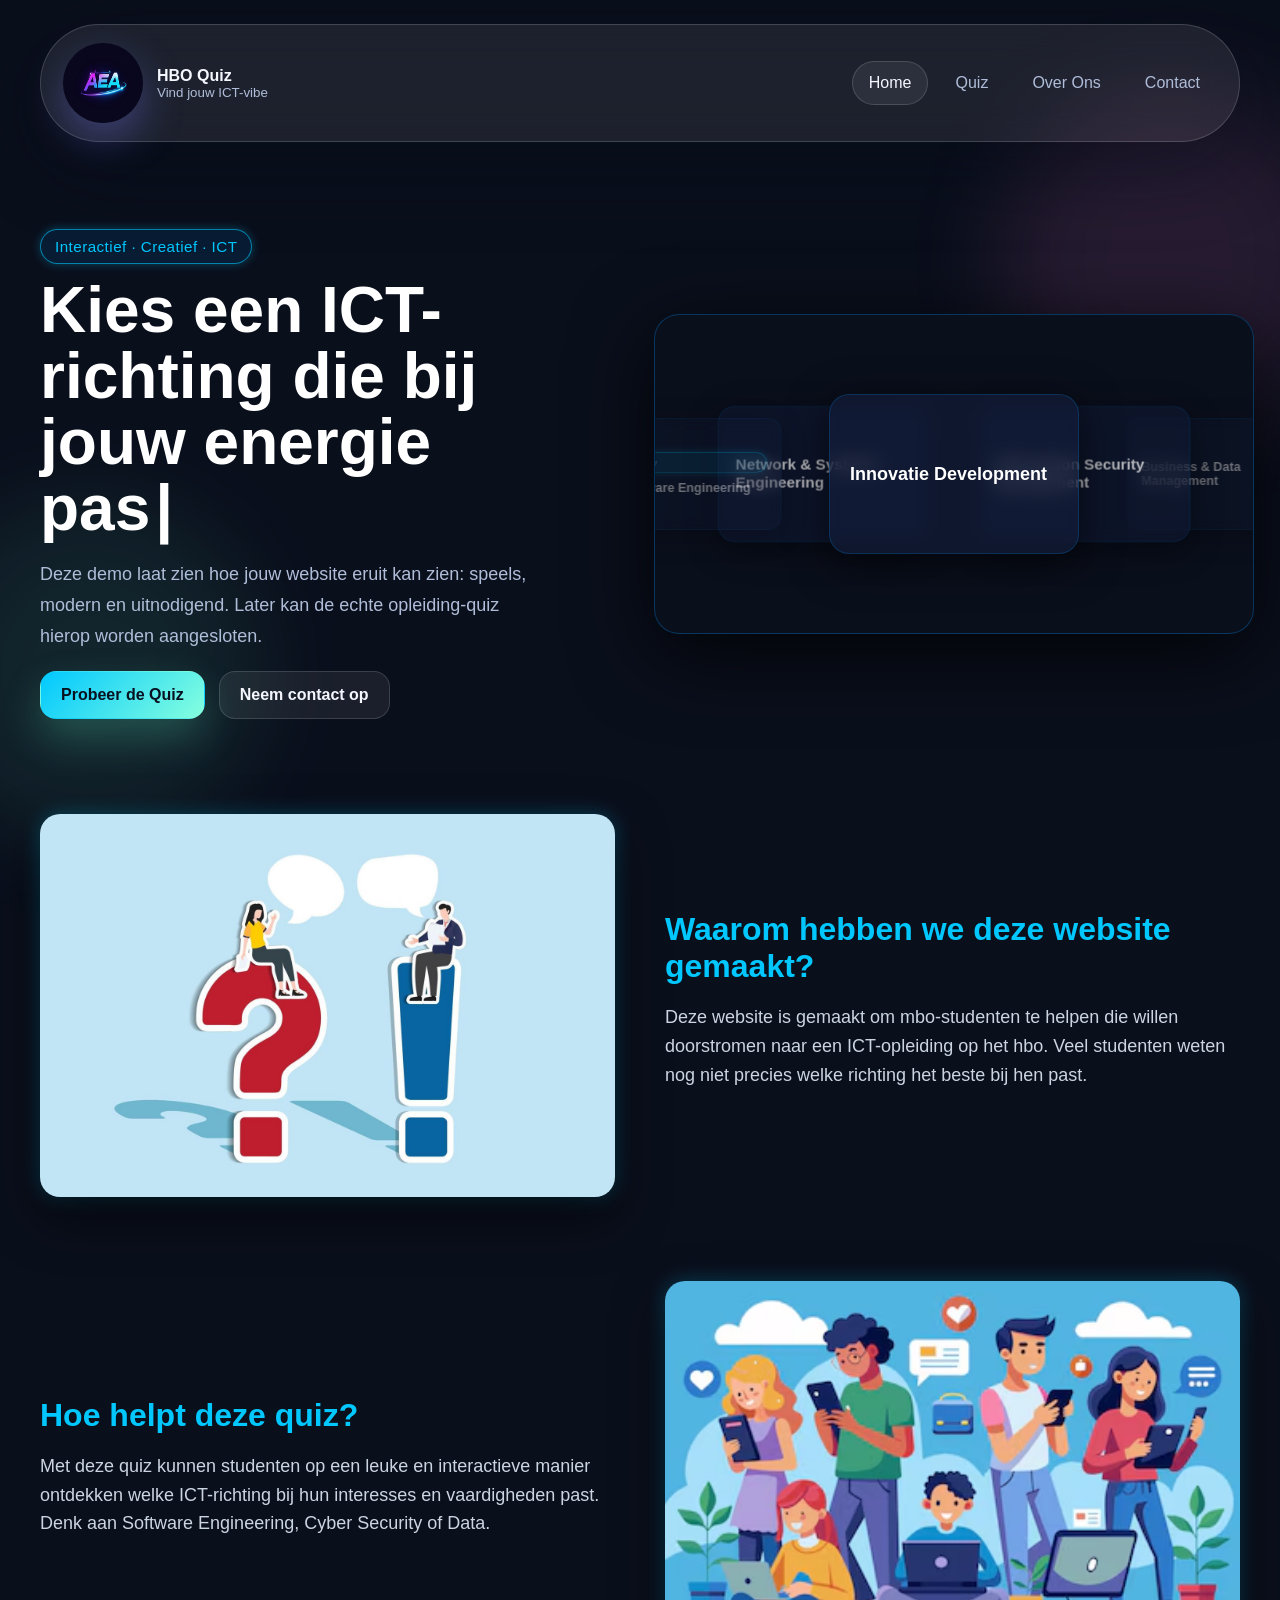
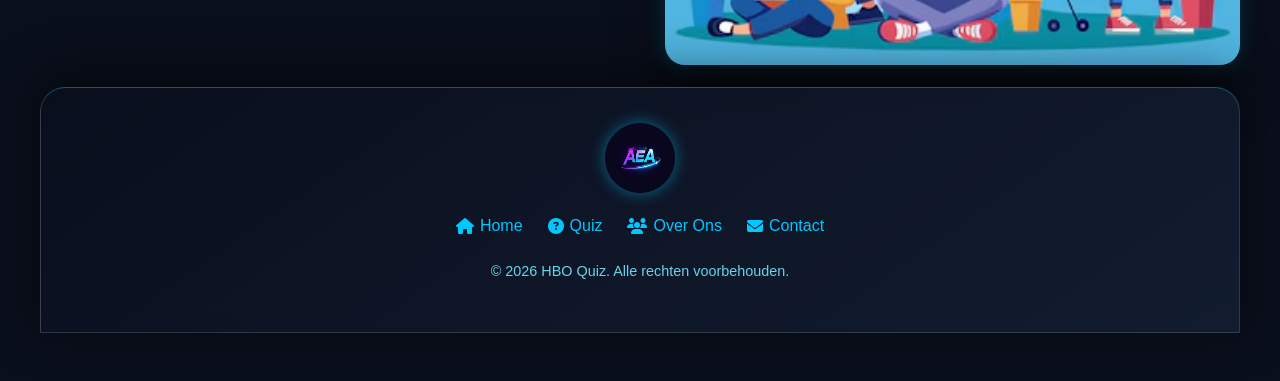
<file: index.html>
<!DOCTYPE html>
<html lang="nl">

<head>
  <meta charset="UTF-8" />
  <meta name="viewport" content="width=device-width, initial-scale=1.0" />
  <title>HBO Quiz | Ontdek jouw ICT-match</title>
  <meta name="description"
    content="Een speelse demo-website voor een interactieve ICT-quiz met home, quiz en contactpagina." />
  <link rel="preconnect" href="https://fonts.googleapis.com" />
  <link rel="preconnect" href="https://fonts.gstatic.com" crossorigin />
  <link href="https://fonts.googleapis.com/css2?family=Inter:wght@400;500;600;700;800&display=swap" rel="stylesheet" />
  <link rel="stylesheet" href="style.css" />
  <link rel="stylesheet" href="https://cdnjs.cloudflare.com/ajax/libs/font-awesome/6.5.0/css/all.min.css">

</head>

<body data-page="home">
  <div class="page-shell">
    <header class="site-header glass-panel">
      <a class="brand" href="index.html">

        <img src="img/logo.png" class="brand-mark" alt="" style="width: 80px; height: 80px; border-radius: 50%;">


        <span>
          <strong>HBO Quiz</strong>
          <small>Vind jouw ICT-vibe</small>
        </span>
      </a>

      <button class="menu-toggle" type="button" aria-label="Open menu">
        <span></span>
        <span></span>
        <span></span>
      </button>

      <nav class="site-nav">
        <a class="active" href="index.html">Home</a>
        <a href="quiz.html">Quiz</a>
        <a href="about.html">Over Ons</a>
        <a href="contact.html">Contact</a>
      </nav>
    </header>

    <main>
      <section class="hero section-grid">
        <div class="hero-copy">
          <span class="eyebrow reveal">Interactief · Creatief · ICT</span>

          <h1 class="title interactive-text">
            <span>Kies</span>
            <span>een</span>
            <span class="highlight">ICT-richting</span>
            <span>die</span>
            <span>bij</span>
            <span>jouw</span>
            <span>energie</span>
            <span>past.</span>
          </h1>

          <p class="reveal delay">
            Deze demo laat zien hoe jouw website eruit kan zien: speels,
            modern en uitnodigend. Later kan de echte opleiding-quiz hierop
            worden aangesloten.
          </p>

          <div class="hero-actions reveal delay-2">
            <a class="button button-primary">Probeer de Quiz</a>
            <a class="button button-secondary">Neem contact op</a>
          </div>
        </div>

        <div class="hero-box">
          <div class="card-stack">

            <div class="card pos-2">
              <span class="chip1">Nieuw</span>
              <h2>Software Engineering</h2>
            </div>

            <div class="card pos-1">
              <h2>Network & Systems Engineering</h2>
            </div>

            <div class="card pos-0">
              <h2>Innovatie Development</h2>
            </div>

            <div class="card pos-3">
              <h2>Information Security Management</h2>
            </div>

            <div class="card pos-4">
              <h2>Business & Data Management</h2>
            </div>

          </div>
        </div>


      </section>

      <!-- SECTION 1 -->
      <section class="about section-grid">

        <div class="about-image">
          <img src="img/ict.jpg" alt="ICT studenten">
        </div>

        <div class="about-content">
          <h2>Waarom hebben we deze website gemaakt?</h2>

          <p>
            Deze website is gemaakt om mbo-studenten te helpen die willen doorstromen
            naar een ICT-opleiding op het hbo. Veel studenten weten nog niet precies
            welke richting het beste bij hen past.
          </p>
        </div>

      </section>

      <!-- SECTION 2 -->
      <section class="about section-grid reverse">

        <div class="about-image">
          <img src="img/ict2.jpg" alt="ICT richting kiezen">
        </div>

        <div class="about-content">
          <h2>Hoe helpt deze quiz?</h2>

          <p>
            Met deze quiz kunnen studenten op een leuke en interactieve manier
            ontdekken welke ICT-richting bij hun interesses en vaardigheden past.
            Denk aan Software Engineering, Cyber Security of Data.
          </p>

        </div>

      </section>


      <script src="script.js"></script>
</body>
<br>
<footer class="site-footer glass-panel">
  <div class="footer-content">
    <!-- Logo bovenaan -->
    <div class="footer-logo">
      <a href="index.html" class="brand">
        <img src="img/logo.png" class="brand-mark" alt="HBO Quiz Logo">
      </a>
    </div>

    <!-- Navigatie in het midden -->
    <nav class="footer-nav">
      <a href="index.html"><i class="fas fa-home"></i> Home</a>
      <a href="quiz.html"><i class="fas fa-question-circle"></i> Quiz</a>
      <a href="about-us.html"><i class="fas fa-users"></i> Over Ons</a>
      <a href="contact.html"><i class="fas fa-envelope"></i> Contact</a>
    </nav>

    <!-- Copyright onderaan -->
    <p class="footer-copy">&copy; 2026 HBO Quiz. Alle rechten voorbehouden.</p>
  </div>
</footer>




</html>
</file>
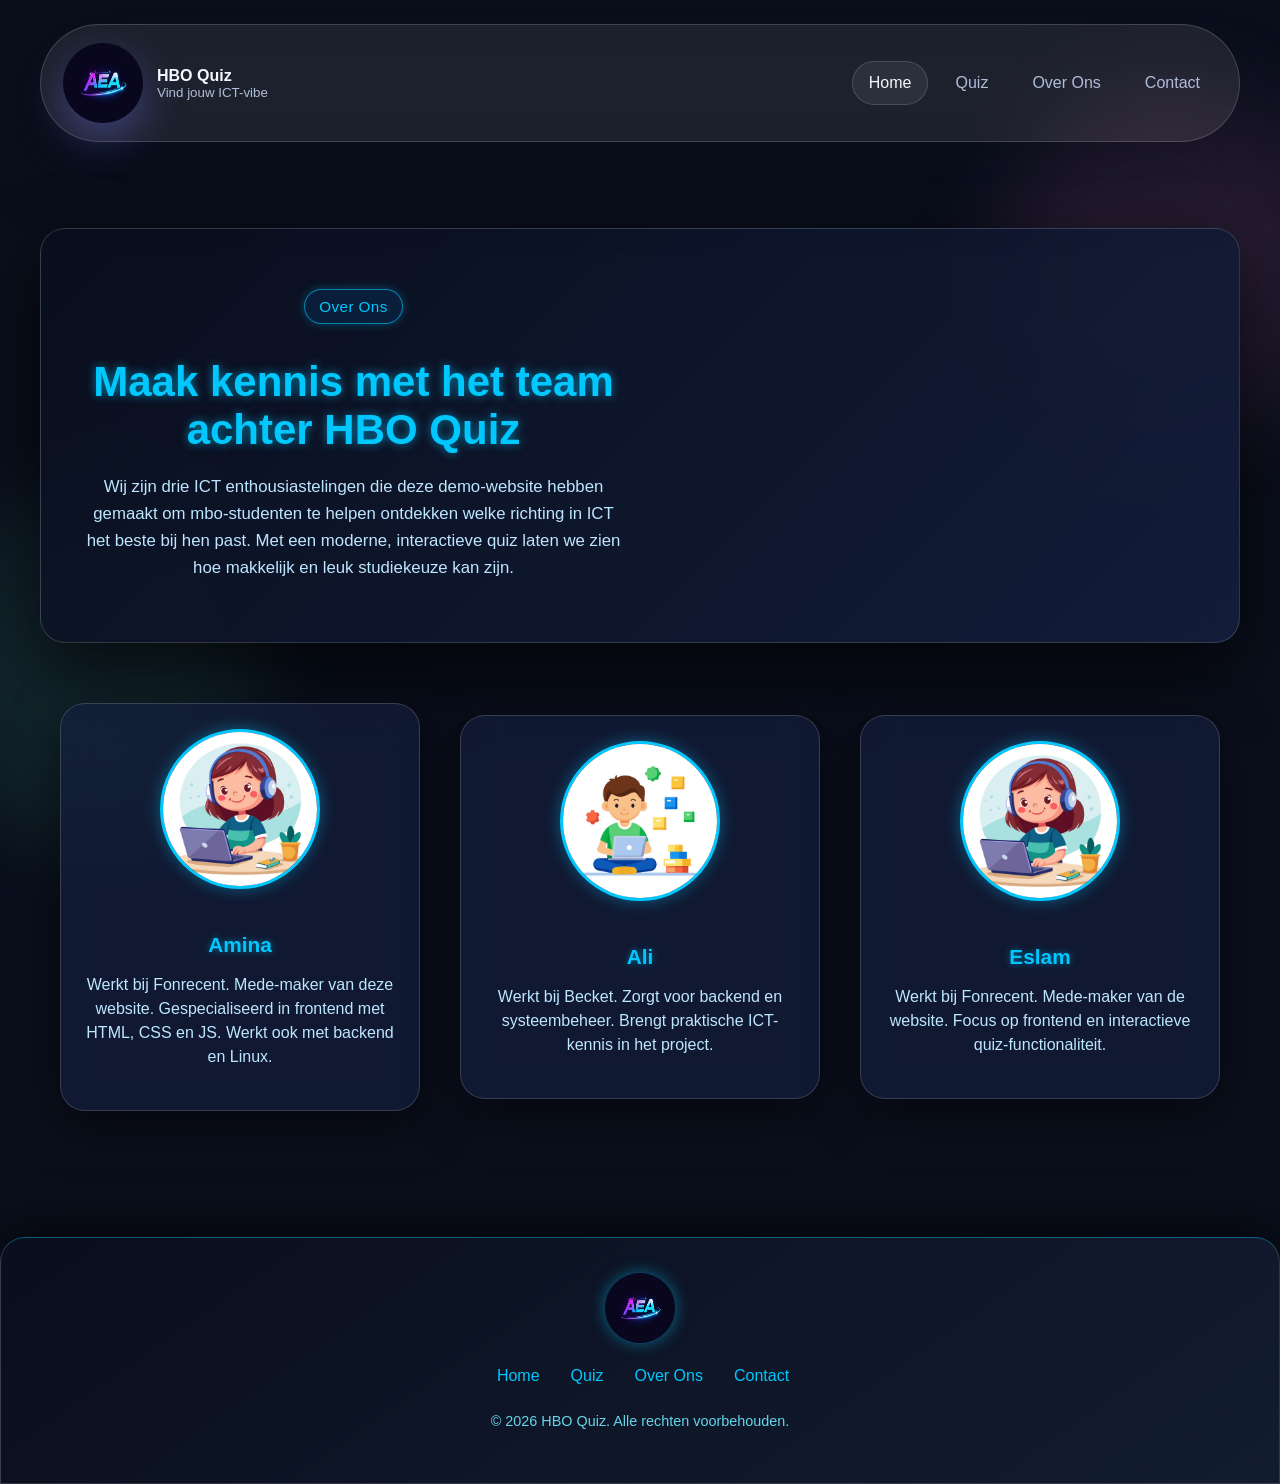
<file: about.html>
<!DOCTYPE html>
<html lang="nl">

<head>
    <meta charset="UTF-8" />
    <meta name="viewport" content="width=device-width, initial-scale=1.0" />
    <title>About Us | HBO Quiz</title>
    <meta name="description" content="Ontdek wie er achter de HBO Quiz demo-website zitten." />
    <link rel="stylesheet" href="style.css" />
</head>

<body data-page="about">
    <div class="page-shell">
        <header class="site-header glass-panel">
            <a class="brand" href="index.html">
                <img src="img/logo.png" class="brand-mark" alt=""
                    style="width: 80px; height: 80px; border-radius: 50%;">
                <span>
                    <strong>HBO Quiz</strong>
                    <small>Vind jouw ICT-vibe</small>
                </span>
            </a>

            <button class="menu-toggle" type="button" aria-label="Open menu">
                <span></span>
                <span></span>
                <span></span>
            </button>

            <nav class="site-nav">
                <a class="active" href="index.html">Home</a>
                <a href="quiz.html">Quiz</a>
                <a href="about.html">Over Ons</a>
                <a href="contact.html">Contact</a>
            </nav>
        </header>


        <main>
            <!-- Hero / Intro -->
            <section class="about-hero glass-panel section-grid">
                <div class="about-hero-text">
                    <span class="eyebrow">Over Ons</span>
                    <h1>Maak kennis met het team achter HBO Quiz</h1>
                    <p>
                        Wij zijn drie ICT enthousiastelingen die deze demo-website hebben gemaakt om mbo-studenten te
                        helpen
                        ontdekken welke richting in ICT het beste bij hen past. Met een moderne, interactieve quiz laten
                        we zien
                        hoe makkelijk en leuk studiekeuze kan zijn.
                    </p>
                </div>
            </section>

            <!-- Team Members -->
            <section class="team section-grid">
                <!-- Amina -->
                <div class="team-card glass-panel">
                    <img src="img/amina.jpg" alt="Amina" />
                    <h3>Amina</h3>
                    <p>
                        Werkt bij Fonrecent. Mede-maker van deze website. Gespecialiseerd in frontend met HTML, CSS en
                        JS.
                        Werkt ook met backend en Linux.
                    </p>
                </div>

                <!-- Ali -->
                <div class="team-card glass-panel">
                    <img src="img/ali.jpg" alt="Ali" />
                    <h3>Ali</h3>
                    <p>
                        Werkt bij Becket. Zorgt voor backend en systeembeheer. Brengt praktische ICT-kennis in het
                        project.
                    </p>
                </div>

                <!-- Eslam -->
                <div class="team-card glass-panel">
                    <img src="img/amina.jpg" alt="Eslam" />
                    <h3>Eslam</h3>
                    <p>
                        Werkt bij Fonrecent. Mede-maker van de website. Focus op frontend en interactieve
                        quiz-functionaliteit.
                    </p>
                </div>
            </section>
        </main>
    </div>
</body>
<br>
<footer class="site-footer glass-panel">
  <div class="footer-content">
    <!-- Logo bovenaan -->
    <div class="footer-logo">
      <a href="index.html" class="brand">
        <img src="img/logo.png" class="brand-mark" alt="HBO Quiz Logo">
      </a>
    </div>

    <!-- Navigatie in het midden -->
    <nav class="footer-nav">
      <a href="index.html"><i class="fas fa-home"></i> Home</a>
      <a href="quiz.html"><i class="fas fa-question-circle"></i> Quiz</a>
      <a href="about-us.html"><i class="fas fa-users"></i> Over Ons</a>
      <a href="contact.html"><i class="fas fa-envelope"></i> Contact</a>
    </nav>

    <!-- Copyright onderaan -->
    <p class="footer-copy">&copy; 2026 HBO Quiz. Alle rechten voorbehouden.</p>
  </div>
</footer>


</html>
</file>
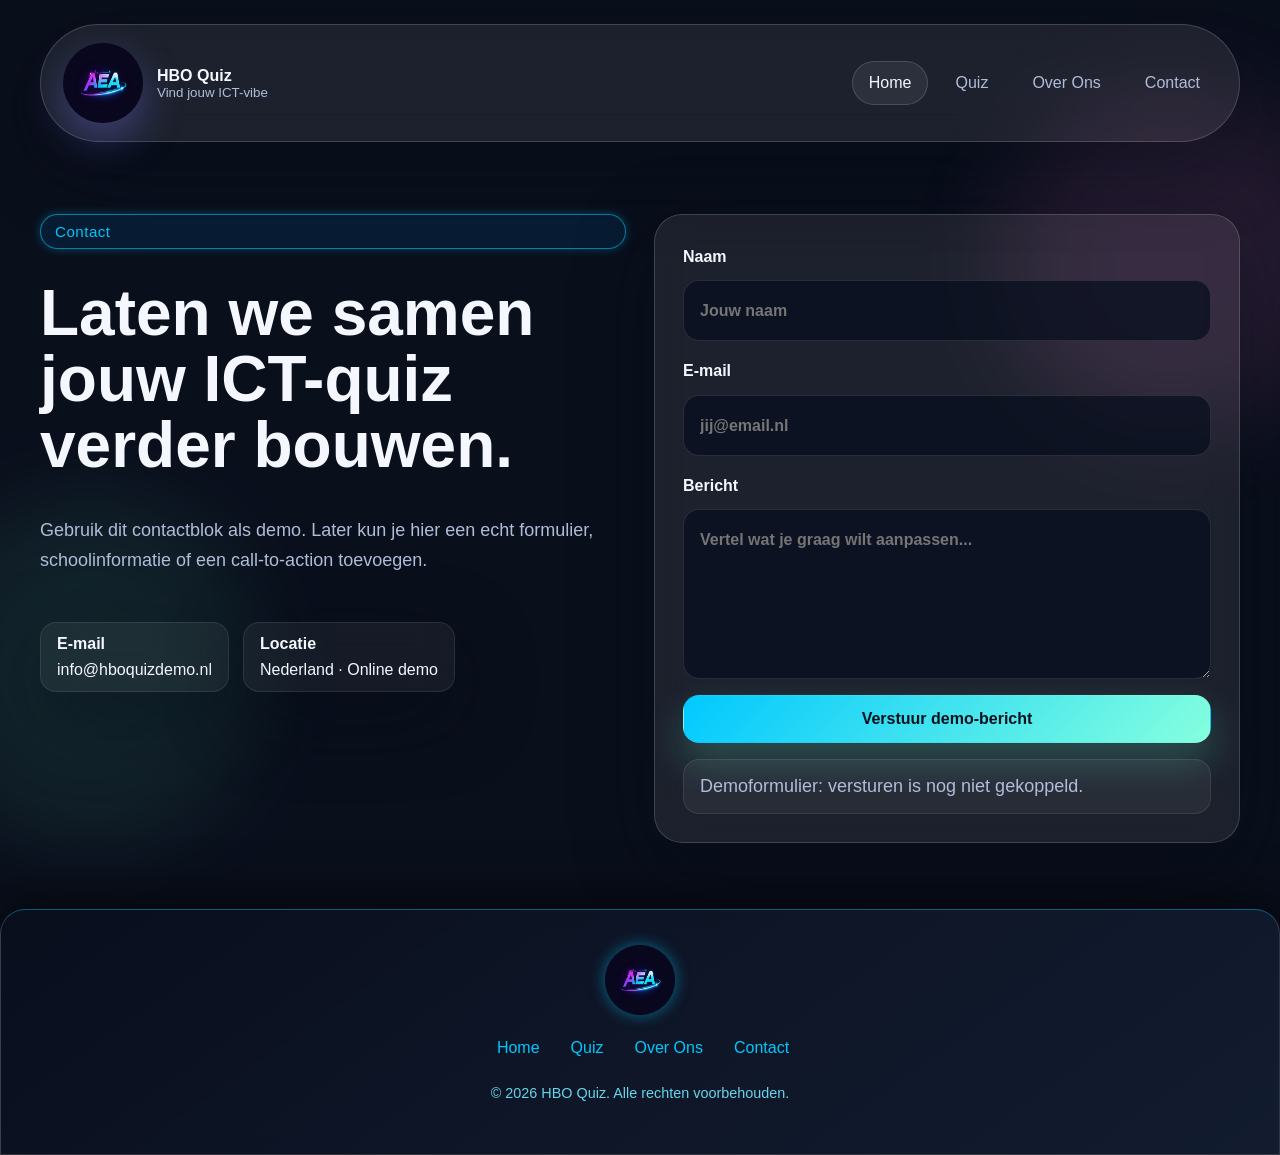
<file: contact.html>
<!DOCTYPE html>
<html lang="nl">

<head>
  <meta charset="UTF-8" />
  <meta name="viewport" content="width=device-width, initial-scale=1.0" />
  <title>Contact | HBO Quiz</title>
  <meta name="description" content="Contactpagina voor de interactieve HBO Quiz demo-website." />
  <link rel="preconnect" href="https://fonts.googleapis.com" />
  <link rel="preconnect" href="https://fonts.gstatic.com" crossorigin />
  <link href="https://fonts.googleapis.com/css2?family=Inter:wght@400;500;600;700;800&display=swap" rel="stylesheet" />
  <link rel="stylesheet" href="style.css" />
</head>

<body data-page="contact">
  <div class="page-shell">
    <header class="site-header glass-panel">
      <a class="brand" href="index.html">
        <img src="img/logo.png" class="brand-mark" alt="" style="width: 80px; height: 80px; border-radius: 50%;">
        <span>
          <strong>HBO Quiz</strong>
          <small>Vind jouw ICT-vibe</small>
        </span>
      </a>

      <button class="menu-toggle" type="button" aria-label="Open menu">
        <span></span>
        <span></span>
        <span></span>
      </button>

      <nav class="site-nav">
        <a class="active" href="index.html">Home</a>
        <a href="quiz.html">Quiz</a>
        <a href="about.html">Over Ons</a>
        <a href="contact.html">Contact</a>
      </nav>
    </header>

    <main>
      <section class="section-grid contact-layout">
        <div class="section-heading">
          <span class="eyebrow">Contact</span>
          <h1>Laten we samen jouw ICT-quiz verder bouwen.</h1>
          <p>
            Gebruik dit contactblok als demo. Later kun je hier een echt
            formulier, schoolinformatie of een call-to-action toevoegen.
          </p>
          <div class="contact-highlights">
            <div class="glass-panel mini-card">
              <strong>E-mail</strong>
              <span>info@hboquizdemo.nl</span>
            </div>
            <div class="glass-panel mini-card">
              <strong>Locatie</strong>
              <span>Nederland · Online demo</span>
            </div>
          </div>
        </div>

        <section class="contact-card glass-panel">
          <form class="contact-form">
            <label>
              Naam
              <input type="text" name="naam" placeholder="Jouw naam" />
            </label>
            <label>
              E-mail
              <input type="email" name="email" placeholder="jij@email.nl" />
            </label>
            <label>
              Bericht
              <textarea name="bericht" rows="5" placeholder="Vertel wat je graag wilt aanpassen..."></textarea>
            </label>
            <button class="button button-primary" type="submit">Verstuur demo-bericht</button>
            <p class="form-note">Demoformulier: versturen is nog niet gekoppeld.</p>
          </form>
        </section>
      </section>
    </main>
  </div>

  <script src="script.js"></script>
</body>
<br>
<footer class="site-footer glass-panel">
  <div class="footer-content">
    <!-- Logo bovenaan -->
    <div class="footer-logo">
      <a href="index.html" class="brand">
        <img src="img/logo.png" class="brand-mark" alt="HBO Quiz Logo">
      </a>
    </div>

    <!-- Navigatie in het midden -->
    <nav class="footer-nav">
      <a href="index.html"><i class="fas fa-home"></i> Home</a>
      <a href="quiz.html"><i class="fas fa-question-circle"></i> Quiz</a>
      <a href="about-us.html"><i class="fas fa-users"></i> Over Ons</a>
      <a href="contact.html"><i class="fas fa-envelope"></i> Contact</a>
    </nav>

    <!-- Copyright onderaan -->
    <p class="footer-copy">&copy; 2026 HBO Quiz. Alle rechten voorbehouden.</p>
  </div>
</footer>

</html>
</file>
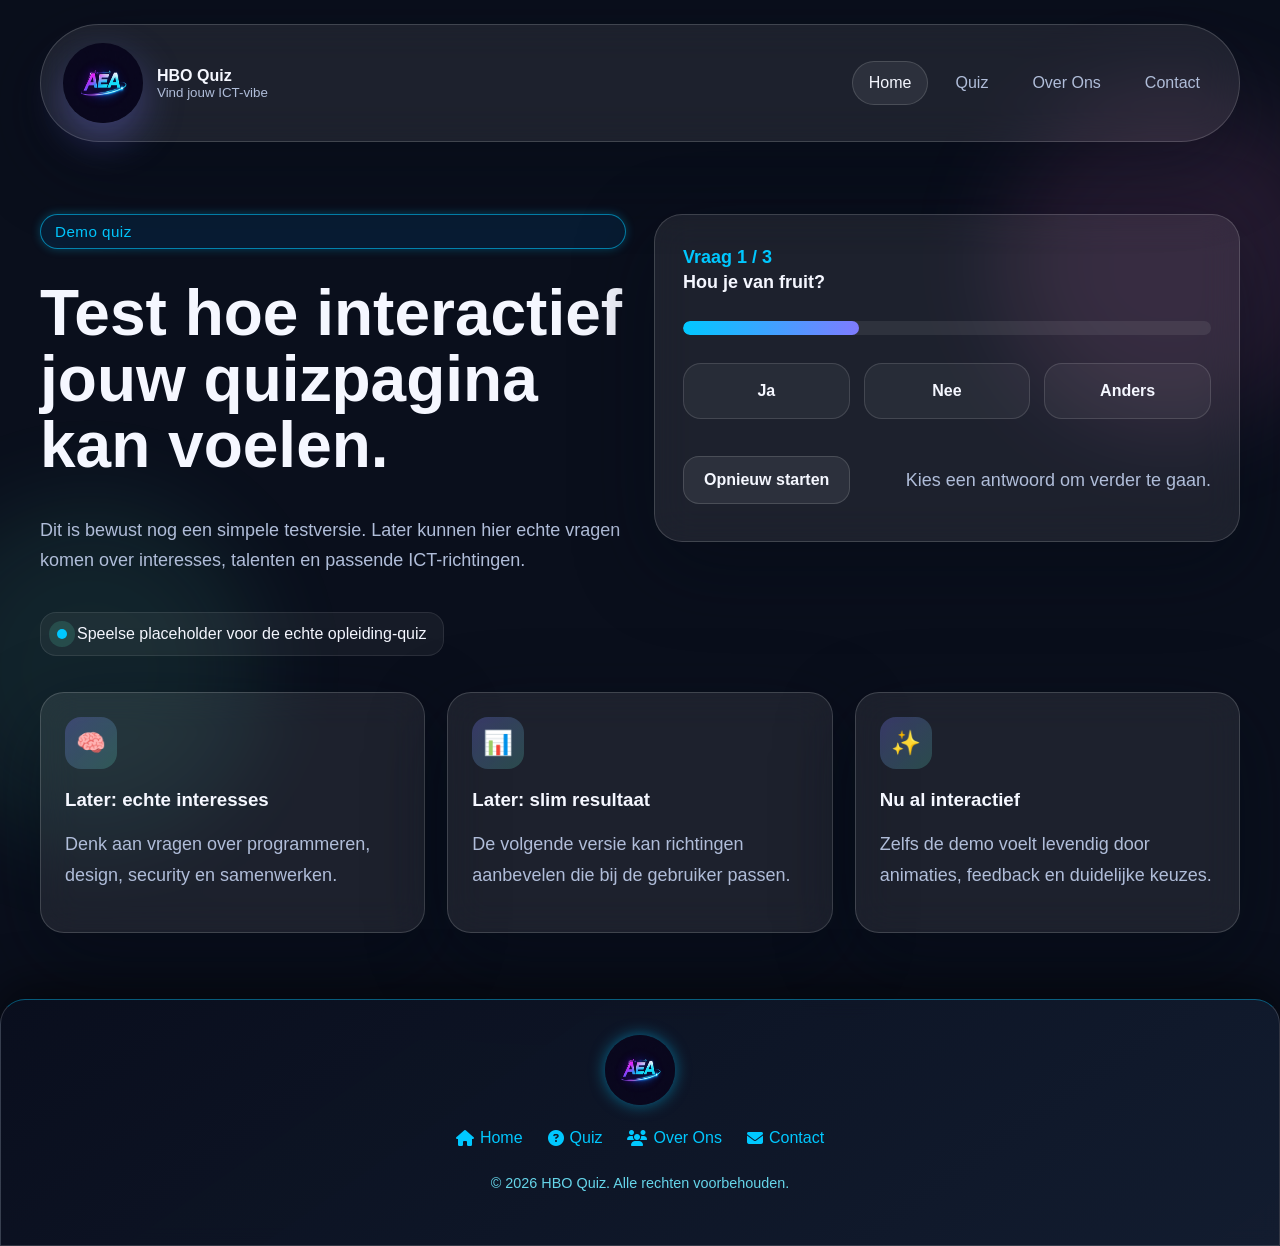
<file: quiz.html>
<!DOCTYPE html>
<html lang="nl">

<head>
  <meta charset="UTF-8" />
  <meta name="viewport" content="width=device-width, initial-scale=1.0" />
  <title>Quiz Demo | HBO Quiz</title>
  <meta name="description"
    content="Testversie van een interactieve quizpagina voor een toekomstige ICT-opleidingenquiz." />
  <link rel="preconnect" href="https://fonts.googleapis.com" />
  <link rel="preconnect" href="https://fonts.gstatic.com" crossorigin />
  <link href="https://fonts.googleapis.com/css2?family=Inter:wght@400;500;600;700;800&display=swap" rel="stylesheet" />
  <link rel="stylesheet" href="style.css" />
  <link rel="stylesheet" href="https://cdnjs.cloudflare.com/ajax/libs/font-awesome/6.5.0/css/all.min.css">

</head>

<body data-page="quiz">
  <div class="page-shell">
    <header class="site-header glass-panel">
      <a class="brand" href="index.html">

        <img src="img/logo.png" class="brand-mark" alt="" style="width: 80px; height: 80px; border-radius: 50%;">


        <span>
          <strong>HBO Quiz</strong>
          <small>Vind jouw ICT-vibe</small>
        </span>
      </a>

      <button class="menu-toggle" type="button" aria-label="Open menu">
        <span></span>
        <span></span>
        <span></span>
      </button>

      <nav class="site-nav">
        <a class="active" href="index.html">Home</a>
        <a href="quiz.html">Quiz</a>
        <a href="about.html">Over Ons</a>
        <a href="contact.html">Contact</a>
      </nav>
    </header>


    <main>
      <section class="section-grid quiz-layout">
        <div class="section-heading quiz-intro">
          <span class="eyebrow">Demo quiz</span>
          <h1>Test hoe interactief jouw quizpagina kan voelen.</h1>
          <p>
            Dit is bewust nog een simpele testversie. Later kunnen hier echte
            vragen komen over interesses, talenten en passende ICT-richtingen.
          </p>
          <div class="status-pill">
            <span class="status-dot"></span>
            Speelse placeholder voor de echte opleiding-quiz
          </div>
        </div>

        <section class="quiz-card glass-panel">
          <div class="quiz-progress">
            <div>
              <p class="quiz-progress-label">Vraag <span id="question-number">1</span> / <span
                  id="question-total">3</span></p>
              <h2 id="question-text">Hou je van fruit?</h2>
            </div>
            <div class="progress-bar">
              <span id="progress-indicator"></span>
            </div>
          </div>

          <div class="answer-grid" id="answer-grid">
            <button class="answer-button" type="button" data-answer="Ja">Ja</button>
            <button class="answer-button" type="button" data-answer="Nee">Nee</button>
            <button class="answer-button" type="button" data-answer="Anders">Anders</button>
          </div>

          <div class="quiz-footer">
            <button class="button button-secondary" type="button" id="restart-button">
              Opnieuw starten
            </button>
            <p id="quiz-feedback">Kies een antwoord om verder te gaan.</p>
          </div>
        </section>
      </section>

      <section class="section">
        <div class="feature-grid">
          <article class="feature-card glass-panel">
            <div class="feature-icon">🧠</div>
            <h3>Later: echte interesses</h3>
            <p>
              Denk aan vragen over programmeren, design, security en samenwerken.
            </p>
          </article>
          <article class="feature-card glass-panel">
            <div class="feature-icon">📊</div>
            <h3>Later: slim resultaat</h3>
            <p>
              De volgende versie kan richtingen aanbevelen die bij de gebruiker passen.
            </p>
          </article>
          <article class="feature-card glass-panel">
            <div class="feature-icon">✨</div>
            <h3>Nu al interactief</h3>
            <p>
              Zelfs de demo voelt levendig door animaties, feedback en duidelijke keuzes.
            </p>
          </article>
        </div>
      </section>
    </main>
  </div>

  <script src="script.js"></script>
</body>
<br>
<footer class="site-footer glass-panel">
  <div class="footer-content">
    <!-- Logo bovenaan -->
    <div class="footer-logo">
      <a href="index.html" class="brand">
        <img src="img/logo.png" class="brand-mark" alt="HBO Quiz Logo">
      </a>
    </div>

    <!-- Navigatie in het midden -->
    <nav class="footer-nav">
      <a href="index.html"><i class="fas fa-home"></i> Home</a>
      <a href="quiz.html"><i class="fas fa-question-circle"></i> Quiz</a>
      <a href="about-us.html"><i class="fas fa-users"></i> Over Ons</a>
      <a href="contact.html"><i class="fas fa-envelope"></i> Contact</a>
    </nav>

    <!-- Copyright onderaan -->
    <p class="footer-copy">&copy; 2026 HBO Quiz. Alle rechten voorbehouden.</p>
  </div>
</footer>


</html>
</file>
<file: style.css>
:root {
  --bg: #07111f;
  --bg-secondary: rgba(9, 18, 37, 0.75);
  --panel: rgba(255, 255, 255, 0.08);
  --panel-border: rgba(255, 255, 255, 0.16);
  --text: #f5f7ff;
  --muted: #b0bdd9;
  --accent: #00c8ff;
  --accent-strong: #7f7bff;
  --accent-warm: #ff7bd5;
  --shadow: 0 24px 80px rgba(5, 10, 22, 0.45);
  --radius-xl: 28px;
  --radius-lg: 20px;
  --radius-md: 14px;

}

* {
  box-sizing: border-box;
}

html {
  scroll-behavior: smooth;
}

body {
  margin: 0;
  min-height: 100vh;
  font-family: 'Inter', sans-serif;
  color: var(--text);
  background:
    radial-gradient(circle at top left, rgba(127, 123, 255, 0.35), transparent 32%),
    radial-gradient(circle at top right, rgba(98, 243, 200, 0.2), transparent 26%),
    linear-gradient(160deg, #050b16 0%, #09162b 45%, #07111f 100%);
}

body::before,
body::after {
  content: '';
  position: fixed;
  inset: auto;
  width: 340px;
  height: 340px;
  border-radius: 50%;
  filter: blur(50px);
  opacity: 0.34;
  z-index: -1;
}

body::before {
  top: 90px;
  right: -60px;
  background: rgba(255, 123, 213, 0.35);
}

body::after {
  bottom: 60px;
  left: -80px;
  background: rgba(98, 243, 200, 0.28);
}

.page-shell {
  width: min(1200px, calc(100% - 32px));
  margin: 0 auto;
  padding: 24px 0 48px;
}

.glass-panel {
  background: var(--panel);
  border: 1px solid var(--panel-border);
  backdrop-filter: blur(18px);
  box-shadow: var(--shadow);
}

.site-header {
  display: flex;
  align-items: center;
  justify-content: space-between;
  gap: 24px;
  padding: 18px 22px;
  border-radius: 999px;
  position: sticky;
  top: 16px;
  z-index: 10;
}


.brand {
  display: inline-flex;
  align-items: center;
  gap: 14px;
  color: var(--text);
  text-decoration: none;
}

.brand strong,
.brand small {
  display: block;
}

.brand small {
  color: var(--muted);
}

.brand-mark {
  width: 52px;
  height: 52px;
  display: grid;
  place-items: center;
  border-radius: 18px;
  background: linear-gradient(135deg, var(--accent-strong), var(--accent-warm));
  font-weight: 800;
  box-shadow: 0 16px 40px rgba(127, 123, 255, 0.35);
}

.site-nav {
  display: flex;
  align-items: center;
  gap: 10px;
}

.site-nav a,
.button {
  transition: transform 180ms ease, box-shadow 180ms ease, background 180ms ease, border-color 180ms ease;
}

.site-nav a {
  color: var(--muted);
  text-decoration: none;
  padding: 12px 16px;
  border-radius: 999px;
  border: 1px solid transparent;
}

.site-nav a:hover,
.site-nav a.active {
  color: var(--text);
  border-color: rgba(255, 255, 255, 0.14);
  background: rgba(255, 255, 255, 0.07);
}

.menu-toggle {
  display: none;
  flex-direction: column;
  gap: 4px;
  background: transparent;
  border: 0;
  padding: 0;
}

.menu-toggle span {
  width: 24px;
  height: 2px;
  background: var(--text);
  border-radius: 999px;
}

main {
  padding-top: 36px;
}

.section,
.section-grid {
  margin-top: 36px;
}

.section-grid {
  display: grid;
  grid-template-columns: repeat(2, minmax(0, 1fr));
  gap: 28px;
  align-items: center;
}

.hero-copy h1,
.section-heading h1,
.section-heading h2 {
  margin: 0;
  font-size: clamp(2.3rem, 5vw, 4.7rem);
  line-height: 1.03;
}

.section-heading h2 {
  font-size: clamp(2rem, 4.5vw, 3.4rem);
}

.hero-copy p,
.section-heading p,
.info-strip p,
.feature-card p,
.contact-form label,
.quiz-footer p,
.floating-card p {
  color: var(--muted);
  line-height: 1.7;
}

.hero-copy {
  max-width: 600px;
  color: white;
}

/* EYEBROW GROTER */
.eyebrow {
  display: inline-flex;
  margin-bottom: 14px;
  padding: 8px 14px;
  border-radius: 999px;
  background: rgba(0, 150, 255, 0.1);
  color: #00c8ff;
  border: 1px solid rgba(0, 200, 255, 0.6);
  font-size: 0.95rem;
  letter-spacing: 0.03em;
  box-shadow: 0 0 10px rgba(0, 200, 255, 0.3);
}

/* TITEL GROTER + INTERACTIEF */
.title {
  font-size: 52px;
  margin: 20px 0;
  line-height: 1.2;
  transition: 0.3s;
}

/* HOVER EFFECT OP TITEL */
.title:hover {
  transform: translateY(-5px) scale(1.02);
  text-shadow: 0 10px 40px rgba(0, 150, 255, 0.4);
}

/* HIGHLIGHT */
.highlight {
  color: #00c8ff;
  position: relative;
}

/* PARAGRAAF GROTER */
p {
  font-size: 18px;
  color: #bcdcff;
  line-height: 1.7;
}

/* BUTTONS */
.button {
  padding: 14px 24px;
  font-size: 16px;
  border-radius: 14px;
  transition: 0.3s;
}

.hero-copy {
  max-width: 500px;
  color: white;
}

/* EYEBROW */
.eyebrow {
  display: inline-flex;
  margin-bottom: 14px;
  padding: 8px 14px;
  border-radius: 999px;
  background: rgba(0, 150, 255, 0.1);
  color: #00c8ff;
  border: 1px solid rgba(0, 200, 255, 0.6);
  font-size: 0.95rem;
  letter-spacing: 0.03em;
  box-shadow: 0 0 10px rgba(0, 200, 255, 0.3);
}

/* TITEL */
.title {
  font-size: 42px;
  margin: 15px 0;
  line-height: 1.2;

}

/* HIGHLIGHT EFFECT */
.highlight {
  color: #00c8ff;
  position: relative;
}

.highlight::after {
  content: "";
  position: absolute;
  left: 0;
  bottom: -5px;
  width: 100%;
  height: 3px;
  background: linear-gradient(90deg, #00c8ff, transparent);
  transform: scaleX(0);
  transition: 0.4s;
}

.title:hover .highlight::after {
  transform: scaleX(1);
}

/* PARAGRAAF */
p {
  color: #bcdcff;
  line-height: 1.6;
}

/* BUTTONS */
.hero-actions {
  margin-top: 20px;
  display: flex;
  gap: 15px;
}

.button {
  padding: 12px 20px;
  border-radius: 12px;
  text-decoration: none;
  transition: 0.3s;
  font-weight: 500;
}

/* PRIMARY */
.button-primary {
  background: linear-gradient(135deg, #00c8ff, #0096ff);
  color: #07111f;
  box-shadow: 0 10px 30px rgba(0, 200, 255, 0.4);
}

.button-primary:hover {
  transform: translateY(-3px) scale(1.05);
}

/* SECONDARY */
.button-secondary {
  border: 1px solid rgba(0, 200, 255, 0.6);
  color: #00c8ff;
}

.button-secondary:hover {
  box-shadow:
    0 15px 40px rgba(0, 200, 255, 0.6),
    0 0 15px rgba(0, 200, 255, 0.4);
}

/* REVEAL ANIMATIE */
.reveal {
  opacity: 0;
  transform: translateY(20px);
  animation: fadeUp 0.8s ease forwards;
}

.delay {
  animation-delay: 0.3s;
}

.delay-2 {
  animation-delay: 0.6s;
}

@keyframes fadeUp {
  to {
    opacity: 1;
    transform: translateY(0);
  }
}

.title::after {
  content: "|";
  margin-left: 5px;
  animation: blink 1s infinite;
}

@keyframes blink {

  0%,
  50%,
  100% {
    opacity: 1;
  }

  25%,
  75% {
    opacity: 0;
  }
}

.eyebrow {
  display: inline-flex;
  margin-bottom: 14px;
  padding: 8px 14px;
  border-radius: 999px;
  background: rgba(0, 150, 255, 0.1);
  color: #00c8ff;
  border: 1px solid rgba(0, 200, 255, 0.6);
  font-size: 0.95rem;
  letter-spacing: 0.03em;
  box-shadow: 0 0 10px rgba(0, 200, 255, 0.3);
}


.hero-actions,
.hero-points,
.contact-highlights {
  display: flex;
  gap: 14px;
  flex-wrap: wrap;
}

.hero-points {
  list-style: none;
  padding: 0;
  margin: 24px 0 0;
}

.hero-points li,
.status-pill,
.mini-card,
.form-note {
  padding: 12px 16px;
  border-radius: 16px;
  background: rgba(255, 255, 255, 0.05);
  border: 1px solid rgba(255, 255, 255, 0.09);
}

.button {
  display: inline-flex;
  align-items: center;
  justify-content: center;
  gap: 10px;
  padding: 14px 20px;
  border-radius: 16px;
  border: 1px solid transparent;
  font-weight: 700;
  text-decoration: none;
  cursor: pointer;
}

.button:hover,
.answer-button:hover,
.feature-card:hover,
.floating-card:hover,
.mini-card:hover,
.quiz-card:hover,
.contact-card:hover {
  transform: translateY(-3px);
}

.button-primary {
  background: linear-gradient(135deg, var(--accent), #86ffde);
  color: #07111f;
  box-shadow: 0 18px 40px rgba(98, 243, 200, 0.24);
}

.button-secondary {
  background: rgba(255, 255, 255, 0.07);
  border-color: rgba(255, 255, 255, 0.14);
  color: var(--text);
}

.button-tertiary {
  color: var(--text);
  border-color: rgba(255, 255, 255, 0.12);
  background: rgba(255, 255, 255, 0.04);
}

.hero-visual,
.quiz-card,
.contact-card {
  border-radius: var(--radius-xl);
  padding: 28px;
}

.floating-card-stack {
  position: relative;
  min-height: 430px;
  overflow: hidden;
}

.floating-card {
  position: absolute;
  width: min(290px, 100%);
  padding: 22px;
  border-radius: 24px;
  background: rgba(255, 255, 255, 0.08);
  border: 1px solid rgba(255, 255, 255, 0.13);
}

.floating-card h2,
.feature-card h3,
.quiz-progress h2 {
  margin: 0 0 10px;
}

.accent-card {
  background: linear-gradient(145deg, rgba(127, 123, 255, 0.42), rgba(255, 123, 213, 0.24));
}

.card-1 {
  top: 20px;
  left: 12px;
}

.card-2 {
  top: 150px;
  right: 16px;
}

.card-3 {
  bottom: 18px;
  left: 56px;
}

.chip1 {
  display: inline-flex;
  margin-bottom: 12px;
  padding: 6px 12px;
  border-radius: 999px;

  background: rgba(0, 200, 255, 0.18); /* lichter */
  color: #6feaff; /* zachter + helderder */

  border: 1px solid rgba(0, 200, 255, 0.8);

  font-size: 0.85rem;

  box-shadow: 0 0 12px rgba(0, 200, 255, 0.4);
}

/* HOVER */
.chip1:hover {
  background: rgba(0, 200, 255, 0.25);

  box-shadow:
    0 12px 30px rgba(0, 200, 255, 0.7),
    0 0 18px rgba(0, 200, 255, 0.6);
}




.info-strip {
  display: flex;
  align-items: center;
  justify-content: space-between;
  gap: 20px;
  padding: 22px 24px;
  border-radius: 24px;
}

.feature-grid {
  display: grid;
  grid-template-columns: repeat(3, minmax(0, 1fr));
  gap: 22px;
}

.feature-card {
  border-radius: 24px;
  padding: 24px;
}

.feature-icon {
  display: grid;
  place-items: center;
  width: 52px;
  height: 52px;
  border-radius: 16px;
  background: linear-gradient(135deg, rgba(127, 123, 255, 0.28), rgba(98, 243, 200, 0.2));
  font-size: 1.5rem;
  margin-bottom: 20px;
}

.quiz-layout,
.contact-layout {
  align-items: start;
}

.quiz-intro,
.section-heading {
  display: flex;
  flex-direction: column;
  gap: 18px;
}

.quiz-progress {
  display: grid;
  gap: 18px;
}

.quiz-progress-label {
  margin: 0;
  color: var(--accent);
  font-weight: 700;
}

.progress-bar {
  width: 100%;
  height: 14px;
  border-radius: 999px;
  background: rgba(255, 255, 255, 0.08);
  overflow: hidden;
}

.progress-bar span {
  display: block;
  height: 100%;
  width: 33.333%;
  border-radius: inherit;
  background: linear-gradient(90deg, var(--accent), var(--accent-strong));
  transition: width 250ms ease;
}

.answer-grid {
  display: grid;
  grid-template-columns: repeat(3, minmax(0, 1fr));
  gap: 14px;
  margin: 28px 0;
}

.answer-button {
  padding: 18px 16px;
  border-radius: 18px;
  border: 1px solid rgba(255, 255, 255, 0.13);
  background: rgba(255, 255, 255, 0.05);
  color: var(--text);
  font-size: 1rem;
  font-weight: 700;
  cursor: pointer;
  transition: transform 180ms ease, border-color 180ms ease, background 180ms ease;
}

.answer-button.is-selected {
  border-color: rgba(98, 243, 200, 0.7);
  background: rgba(98, 243, 200, 0.14);
  box-shadow: 0 12px 30px rgba(98, 243, 200, 0.16);
}

.quiz-footer {
  display: flex;
  align-items: center;
  justify-content: space-between;
  gap: 16px;
  flex-wrap: wrap;
}

.status-pill {
  display: inline-flex;
  align-items: center;
  gap: 10px;
  width: fit-content;
}

.status-dot {
  width: 10px;
  height: 10px;
  border-radius: 50%;
  background: var(--accent);
  box-shadow: 0 0 0 8px rgba(98, 243, 200, 0.15);
}

.contact-highlights {
  margin-top: 10px;
}

.mini-card {
  display: flex;
  flex-direction: column;
  gap: 8px;
}

.contact-form {
  display: grid;
  gap: 16px;
}

.contact-form label {
  display: grid;
  gap: 10px;
  font-weight: 600;
  color: var(--text);
}

.contact-form input,
.contact-form textarea {
  width: 100%;
  padding: 16px;
  border-radius: 16px;
  border: 1px solid rgba(255, 255, 255, 0.11);
  background: rgba(8, 14, 30, 0.72);
  color: var(--text);
  font: inherit;
}

.contact-form input:focus,
.contact-form textarea:focus {
  outline: 2px solid rgba(98, 243, 200, 0.45);
  border-color: transparent;
}

.form-note {
  margin: 0;
  color: var(--muted);
}

@media (max-width: 920px) {

  .section-grid,
  .feature-grid,
  .answer-grid {
    grid-template-columns: 1fr;
  }

  .floating-card-stack {
    min-height: 520px;
  }

  .info-strip,
  .quiz-footer {
    flex-direction: column;
    align-items: start;
  }
}

@media (max-width: 720px) {
  .page-shell {
    width: min(100% - 20px, 1200px);
  }

  .site-header {
    border-radius: 28px;
    padding: 18px;
    align-items: start;
    flex-wrap: wrap;
  }

  .menu-toggle {
    display: inline-flex;
    margin-left: auto;
  }

  .site-nav {
    display: none;
    width: 100%;
    flex-direction: column;
    align-items: stretch;
    padding-top: 8px;
  }

  .site-header.menu-open .site-nav {
    display: flex;
  }

  .site-nav a {
    text-align: center;
  }

  .hero-visual,
  .quiz-card,
  .contact-card {
    padding: 22px;
  }

  .floating-card {
    position: relative;
    width: 100%;
    inset: auto;
    margin-bottom: 16px;
  }

  .floating-card-stack {
    min-height: 0;
  }
}

body {
  background: #0a0f1c;
  font-family: 'Segoe UI', sans-serif;
}

.hero-visual {
  display: flex;
  justify-content: center;
  align-items: center;
  height: 100vh;
}

/* STACK */
.card-stack {
  position: relative;
  width: 320px;
  height: 200px;
}

/* CARD BASE */
.card {
  position: absolute;
  width: 100%;
  height: 100%;
  padding: 20px;
  border-radius: 20px;
  cursor: pointer;

  color: white;
  background: rgba(15, 25, 50, 0.6);
  backdrop-filter: blur(12px);

  border: 1px solid rgba(0, 150, 255, 0.3);
  box-shadow: 0 10px 40px rgba(0, 0, 0, 0.6);

  transition: all 0.5s ease;
}

/* OVERLAY GLOW */
.card::before {
  content: "";
  position: absolute;
  inset: 0;
  border-radius: 20px;
  background: linear-gradient(120deg, transparent, rgba(0, 150, 255, 0.2));
  opacity: 0;
  transition: 0.4s;
}

.card:hover::before {
  opacity: 1;
}

/* STACK POSITIES */
.card:nth-child(1) {
  transform: translateY(0) scale(1);
  z-index: 5;
}

.card:nth-child(2) {
  transform: translateY(10px) scale(0.95);
  z-index: 4;
}

.card:nth-child(3) {
  transform: translateY(20px) scale(0.9);
  z-index: 3;
}

.card:nth-child(4) {
  transform: translateY(30px) scale(0.85);
  z-index: 2;
}

.card:nth-child(5) {
  transform: translateY(40px) scale(0.8);
  z-index: 1;
}

/* GROTE BOX */
.hero-box {
  width: 380px;
  height: 260px;
  margin: 100px auto;
  padding: 20px;

  border-radius: 25px;

  background: rgba(10, 15, 30, 0.9);
  border: 1px solid rgba(0, 150, 255, 0.3);

  box-shadow: 0 20px 80px rgba(0, 0, 0, 0.8);

  position: relative;
  overflow: hidden;
}

/* STACK */
.card-stack {
  position: relative;
  width: 100%;
  height: 100%;
}

/* CARD */
.card {
  position: absolute;
  width: 100%;
  height: 100%;
  padding: 20px;

  border-radius: 20px;
  cursor: pointer;

  color: white;
  background: rgba(20, 30, 60, 0.6);
  backdrop-filter: blur(10px);

  border: 1px solid rgba(0, 150, 255, 0.2);

  transition: all 0.5s ease;
}

/* STACK EFFECT (zichtbaar achter elkaar) */
.card:nth-child(1) {
  transform: translateY(0) scale(1);
  opacity: 1;
  z-index: 5;
}

.card:nth-child(2) {
  transform: translateY(12px) scale(0.96);
  opacity: 0.9;
  z-index: 4;
}

.card:nth-child(3) {
  transform: translateY(24px) scale(0.92);
  opacity: 0.8;
  z-index: 3;
}

.card:nth-child(4) {
  transform: translateY(36px) scale(0.88);
  opacity: 0.7;
  z-index: 2;
}

.card:nth-child(5) {
  transform: translateY(48px) scale(0.84);
  opacity: 0.6;
  z-index: 1;
}

/* ACTIVE */
.card.active {
  border: 1px solid rgba(0, 200, 255, 0.8);
  box-shadow: 0 15px 50px rgba(0, 100, 255, 0.4);
}

/* CHIP */
.chip {
  background: var(--muted);
  padding: 5px 10px;
  border-radius: 10px;
  font-size: 12px;
}

/* TEXT */
h2 {
  margin-top: 10px;
}

/* GROTE BOX */
.hero-box {
  width: 600px;
  height: 320px;
  margin: 100px auto;

  background: #0a0f1c;
  border-radius: 25px;

  display: flex;
  justify-content: center;
  align-items: center;

  position: relative;
  overflow: hidden;
}

/* STACK */
.card-stack {
  position: relative;
  width: 250px;
  height: 160px;
}

/* CARD */
.card {
  position: absolute;

  width: 250px;
  height: 160px;

  top: 50%;
  left: 50%;
  transform: translate(-50%, -50%);

  padding: 20px;
  border-radius: 20px;

  background: rgba(20, 30, 60, 0.6);
  color: white;

  display: flex;
  flex-direction: column;
  justify-content: center;

  transition: all 0.6s ease;
}

/* POSITIES */
.card.pos-0 {
  transform: translate(-50%, -50%) translateX(-260px) scale(0.7);
  opacity: 0.4;
}

.card.pos-1 {
  transform: translate(-50%, -50%) translateX(-130px) scale(0.85);
  opacity: 0.7;
}

.card.pos-2 {
  transform: translate(-50%, -50%) translateX(0) scale(1);
  opacity: 1;
  z-index: 5;
}

.card.pos-3 {
  transform: translate(-50%, -50%) translateX(130px) scale(0.85);
  opacity: 0.7;
}

.card.pos-4 {
  transform: translate(-50%, -50%) translateX(260px) scale(0.7);
  opacity: 0.4;
}

/* TEXT */
h2 {
  margin: 0;
  font-size: 18px;
}

.about {
  display: grid;
  grid-template-columns: 1fr 1fr;
  gap: 50px;
  margin-top: 80px;
  align-items: center;
}

/* OM DRAAIEN */
.about.reverse {
  direction: rtl;
}

.about.reverse .about-content {
  direction: ltr;
}

/* TEXT */
.about-content h2 {
  font-size: 32px;
  margin-bottom: 15px;
  color: #00c8ff;
}

.about-content p {
  color: #cbd5e1;
  line-height: 1.6;
  margin-bottom: 15px;
}

/* IMAGE */
.about-image img {
  width: 100%;
  border-radius: 20px;

  box-shadow:
    0 20px 50px rgba(0, 0, 0, 0.6),
    0 0 20px rgba(0, 200, 255, 0.3);
}

/* NAMEN */
.makers {
  margin-top: 20px;
  color: #6feaff;
}

/* ABOUT HERO */
.about-hero {
  margin-top: 50px;
  padding: 60px 40px;
  border-radius: 25px;
  background: linear-gradient(135deg, rgba(10,15,30,0.95), rgba(20,30,60,0.9));
  color: #cbd5e1;
  text-align: center;
  box-shadow: 0 25px 70px rgba(0,0,0,0.7);
}

.about-hero h1 {
  color: #00c8ff;
  font-size: 42px;
  margin: 20px 0;
  text-shadow: 0 0 10px rgba(0,200,255,0.6);
}

.about-hero p {
  max-width: 700px;
  margin: 0 auto;
  line-height: 1.6;
  font-size: 1.05rem;
  color: #bde6ff;
}

/* TEAM GRID */
.team {
  display: grid;
  grid-template-columns: repeat(auto-fit, minmax(250px, 1fr));
  gap: 40px;
  margin: 60px 20px;
}

/* TEAM CARD */
.team-card {
  text-align: center;
  padding: 25px 20px;
  border-radius: 25px;
  background: rgba(20, 30, 60, 0.7);
  color: #cbd5e1;
  box-shadow: 0 15px 50px rgba(0,0,0,0.5);
  transition: transform 0.4s ease, box-shadow 0.4s ease;
  position: relative;
  overflow: hidden;
}

/* Hover effect met neon glow */
.team-card::before {
  content: '';
  position: absolute;
  inset: 0;
  background: linear-gradient(120deg, rgba(0,150,255,0.2), rgba(108,99,255,0.2));
  opacity: 0;
  transition: opacity 0.4s ease;
  border-radius: 25px;
}

.team-card:hover::before {
  opacity: 1;
}

.team-card:hover {
  transform: translateY(-8px);
  box-shadow: 0 25px 70px rgba(0, 200, 255, 0.6);
}

/* Team image */
.team-card img {
  width: 160px;
  height: 160px;
  border-radius: 50%;
  object-fit: cover;
  margin-bottom: 20px;
  border: 3px solid #00c8ff;
  box-shadow: 0 0 15px rgba(0,200,255,0.4);
  transition: transform 0.3s ease, box-shadow 0.3s ease;
}

.team-card img:hover {
  transform: scale(1.05);
  box-shadow: 0 0 25px rgba(0,200,255,0.6);
}

/* Team name */
.team-card h3 {
  color: #00c8ff;
  margin-bottom: 10px;
  font-size: 1.3rem;
  text-shadow: 0 0 6px rgba(0,200,255,0.5);
}

/* Team role/description */
.team-card p {
  color: #bde6ff;
  font-size: 1rem;
  line-height: 1.5;
}

/* Responsive */
@media (max-width: 768px) {
  .about-hero h1 {
    font-size: 34px;
  }

  .team-card img {
    width: 140px;
    height: 140px;
  }
}


/* footer */
.site-footer {
  padding: 35px 25px;
  background: linear-gradient(145deg, rgba(10, 15, 30, 0.95), rgba(20, 30, 50, 0.9));
  backdrop-filter: blur(10px);
  border-top: 1px solid rgba(0, 200, 255, 0.4);
  color: #cbd5e1;
  border-radius: 25px 25px 0 0;
  box-shadow: 0 -10px 50px rgba(0,0,0,0.6);
  text-align: center;
}

.footer-content {
  display: flex;
  flex-direction: column; /* alles onder elkaar */
  align-items: center;
  gap: 20px; /* ruimte tussen logo, links en copyright */
}

.footer-logo img {
  width: 70px;
  height: 70px;
  border-radius: 50%;
  box-shadow: 0 0 15px rgba(0,200,255,0.5);
  transition: transform 0.3s ease, box-shadow 0.3s ease;
}

.footer-logo img:hover {
  transform: scale(1.1);
  box-shadow: 0 0 25px rgba(0,200,255,0.8);
}

.footer-nav {
  display: flex;
  gap: 25px;
  flex-wrap: wrap;
  justify-content: center; /* altijd gecentreerd */
}

.footer-nav a {
  color: #00c8ff;
  text-decoration: none;
  font-weight: 500;
  display: flex;
  align-items: center;
  gap: 6px;
  transition: 0.3s;
}

.footer-nav a:hover {
  color: #6feaff;
  text-shadow: 0 0 10px rgba(0,200,255,0.6);
}

.footer-copy {
  font-size: 0.9rem;
  color: #6feaff;
  opacity: 0.9;
  margin-top: 5px;
}

/* Responsive */
@media (max-width: 768px) {
  .footer-nav {
    gap: 15px;
  }
  .footer-logo img {
    width: 60px;
    height: 60px;
  }
}
</file>
